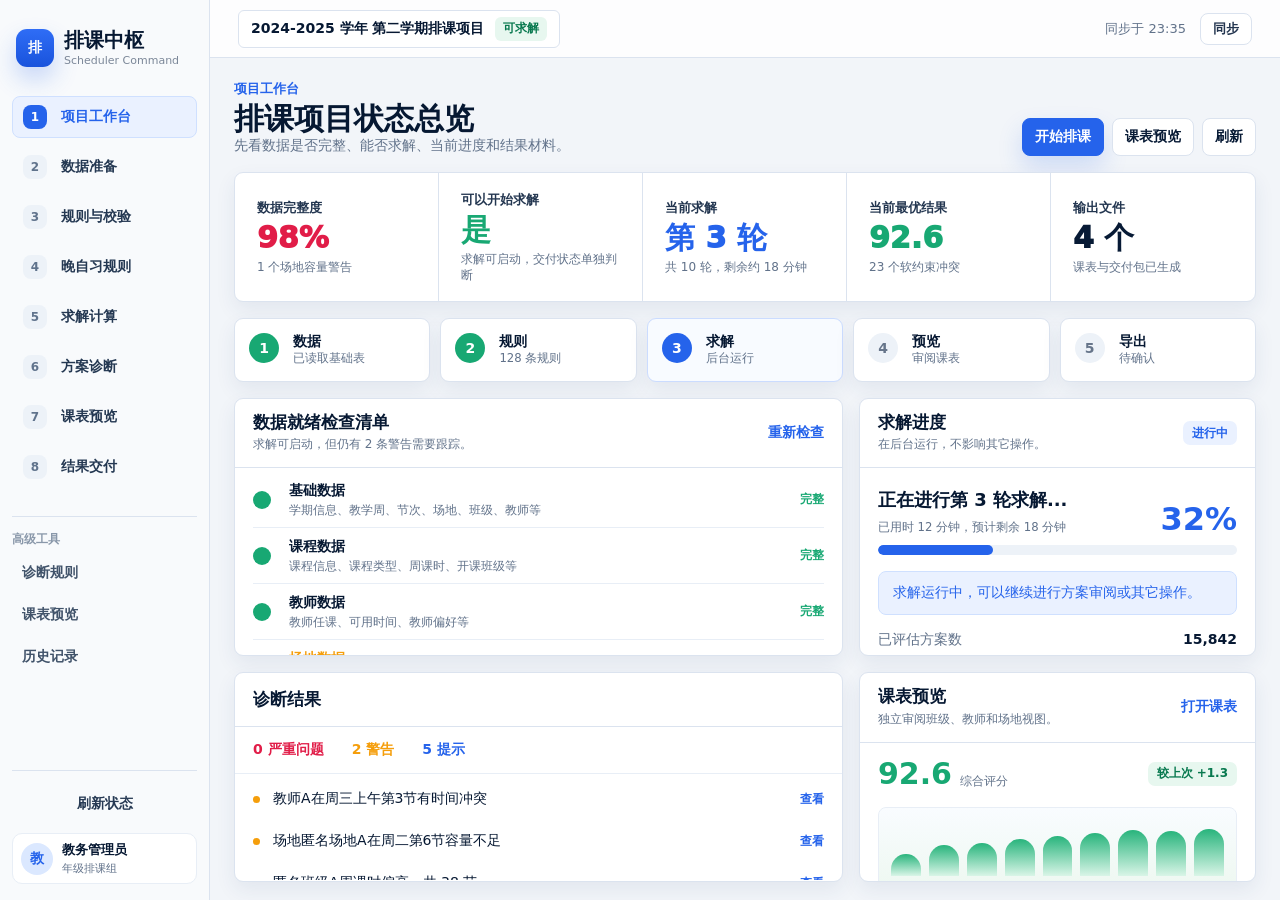
<file: edu-ops-scheduler-console/index.html>
<!doctype html>
<html lang="zh-CN">
<head>
  <meta charset="utf-8">
  <meta name="viewport" content="width=device-width, initial-scale=1">
  <title>排课中枢 · 项目工作台</title>
  <link rel="stylesheet" href="assets/command-center.css">
</head>
<body class="page-overview">
  <div class="app-shell">
    <aside class="sidebar">
      <div class="brand">
        <div class="brand-mark">排</div>
        <div>
          <div class="brand-title">排课中枢</div>
          <div class="brand-subtitle">Scheduler Command</div>
        </div>
      </div>
      <nav class="nav" aria-label="排课流程">
        <a class="nav-link is-active" href="index.html"><span class="nav-num">1</span><span>项目工作台</span></a>
        <a class="nav-link" href="screens/02-data-intake.html"><span class="nav-num">2</span><span>数据准备</span></a>
        <a class="nav-link" href="screens/01-workbench.html"><span class="nav-num">3</span><span>规则与校验</span></a>
        <a class="nav-link" href="screens/03-rule-intake.html"><span class="nav-num">4</span><span>晚自习规则</span></a>
        <a class="nav-link" href="screens/05-solver-run.html"><span class="nav-num">5</span><span>求解计算</span></a>
        <a class="nav-link" href="screens/04-diagnostics.html"><span class="nav-num">6</span><span>方案诊断</span></a>
        <a class="nav-link" href="screens/07-timetable-preview.html"><span class="nav-num">7</span><span>课表预览</span></a>
        <a class="nav-link" href="screens/06-results-delivery.html"><span class="nav-num">8</span><span>结果交付</span></a>
      </nav>
            <div class="advanced">
        <div class="section-label">高级工具</div>
        <a class="tool-link" href="screens/04-diagnostics.html">诊断规则</a>
        <a class="tool-link" href="screens/07-timetable-preview.html">课表预览</a>
        <a class="tool-link" href="screens/06-results-delivery.html">历史记录</a>
      </div>
      <div class="side-footer">
        <button class="side-action" data-toast="已刷新项目状态">刷新状态</button>
        <div class="side-user">
          <span class="avatar">教</span>
          <span><strong>教务管理员</strong><small>年级排课组</small></span>
        </div>
      </div>
    </aside>
    <div class="workspace">
      <header class="topbar">
      <div class="project-chip">
        <strong>2024-2025 学年 第二学期排课项目</strong>
        <span class="status-pill ok">可求解</span>
      </div>
      <div class="top-meta">
        <span>同步于 23:35</span>
        <button class="ghost-btn" data-toast="后台同步完成">同步</button>
      </div>
    </header>
      <main class="content">
        <section class="page-title">
          <div>
            <div class="eyebrow">项目工作台</div>
            <h1>排课项目状态总览</h1>
            <p>先看数据是否完整、能否求解、当前进度和结果材料。</p>
          </div>
          <div class="title-actions">
            <a class="btn primary" href="screens/05-solver-run.html">开始排课</a>
            <a class="btn" href="screens/07-timetable-preview.html">课表预览</a>
            <button class="btn" data-toast="项目状态已刷新">刷新</button>
          </div>
        </section>

        <section class="status-strip">
          <div class="metric danger"><span>数据完整度</span><strong>98%</strong><small>1 个场地容量警告</small></div>
          <div class="metric ok"><span>可以开始求解</span><strong>是</strong><small>求解可启动，交付状态单独判断</small></div>
          <div class="metric blue"><span>当前求解</span><strong>第 3 轮</strong><small>共 10 轮，剩余约 18 分钟</small></div>
          <div class="metric green"><span>当前最优结果</span><strong>92.6</strong><small>23 个软约束冲突</small></div>
          <div class="metric "><span>输出文件</span><strong>4 个</strong><small>课表与交付包已生成</small></div>
        </section>

        <section class="flow-strip" aria-label="排课流程">
          <div class="flow-card done"><span>1</span><strong>数据</strong><small>已读取基础表</small></div>
          <div class="flow-card done"><span>2</span><strong>规则</strong><small>128 条规则</small></div>
          <div class="flow-card active"><span>3</span><strong>求解</strong><small>后台运行</small></div>
          <div class="flow-card"><span>4</span><strong>预览</strong><small>审阅课表</small></div>
          <div class="flow-card"><span>5</span><strong>导出</strong><small>待确认</small></div>
        </section>

        <section class="dashboard-grid">
          <section class="panel checklist-panel">
            <div class="panel-head">
              <div><h2>数据就绪检查清单</h2><p>求解可启动，但仍有 2 条警告需要跟踪。</p></div>
              <a class="text-link" href="screens/02-data-intake.html">重新检查</a>
            </div>
            <div class="check-list">
              <div class="check-row ok"><span></span><div><strong>基础数据</strong><small>学期信息、教学周、节次、场地、班级、教师等</small></div><b>完整</b></div>
              <div class="check-row ok"><span></span><div><strong>课程数据</strong><small>课程信息、课程类型、周课时、开课班级等</small></div><b>完整</b></div>
              <div class="check-row ok"><span></span><div><strong>教师数据</strong><small>教师任课、可用时间、教师偏好等</small></div><b>完整</b></div>
              <div class="check-row warn"><span></span><div><strong>场地数据</strong><small>实验楼 201 容量不足，需要人工确认</small></div><b>2 条警告</b></div>
              <div class="check-row ok"><span></span><div><strong>规则配置</strong><small>已启用 128 条规则，覆盖 hard / soft 开关</small></div><b>完整</b></div>
              <div class="check-row ok"><span></span><div><strong>业务约束</strong><small>连堂、合班、教研、晚自习规则已合并</small></div><b>完整</b></div>
            </div>
          </section>

          <section class="panel solve-card">
            <div class="panel-head"><div><h2>求解进度</h2><p>在后台运行，不影响其它操作。</p></div><span class="badge blue">进行中</span></div>
            <div class="big-progress">
              <div><strong>正在进行第 3 轮求解...</strong><small>已用时 12 分钟，预计剩余 18 分钟</small></div>
              <b>32%</b>
            </div>
            <div class="progress-track"><i style="--p:32%"></i></div>
            <div class="notice blue">求解运行中，可以继续进行方案审阅或其它操作。</div>
            <dl class="mini-stats"><div><dt>已评估方案数</dt><dd>15,842</dd></div><div><dt>当前最优冲突数</dt><dd>23</dd></div><div><dt>内存使用</dt><dd>1.2 GB / 8 GB</dd></div></dl>
            <a class="text-link" href="screens/05-solver-run.html">进入求解控制</a>
          </section>

          <section class="panel diagnostics-card">
            <div class="panel-head"><h2>诊断结果</h2></div>
            <div class="diag-summary">
              <span class="danger">0 严重问题</span>
              <span class="warn">2 警告</span>
              <span class="blue">5 提示</span>
            </div>
            <div class="compact-list">
              <div><i class="dot warn"></i><span>教师A在周三上午第3节有时间冲突</span><a href="screens/04-diagnostics.html">查看</a></div>
              <div><i class="dot warn"></i><span>场地匿名场地A在周二第6节容量不足</span><a href="screens/04-diagnostics.html">查看</a></div>
              <div><i class="dot blue"></i><span>匿名班级A周课时偏高，共 38 节</span><a href="screens/04-diagnostics.html">查看</a></div>
            </div>
          </section>

          <section class="panel result-card">
            <div class="panel-head"><div><h2>课表预览</h2><p>独立审阅班级、教师和场地视图。</p></div><a class="text-link" href="screens/07-timetable-preview.html">打开课表</a></div>
            <div class="score-row"><strong>92.6</strong><small>综合评分</small><span class="badge ok">较上次 +1.3</span></div>
            <div class="sparkline"><i style="height:38%"></i><i style="height:54%"></i><i style="height:58%"></i><i style="height:65%"></i><i style="height:70%"></i><i style="height:76%"></i><i style="height:82%"></i><i style="height:80%"></i><i style="height:84%"></i></div>
          </section>

          <section class="panel files-card">
            <div class="panel-head"><h2>输出文件</h2></div>
            <div class="file-list">
              <div><span class="file xls">XLS</span><strong>班级课表.xlsx</strong><small>256 KB</small><b>已生成</b></div>
              <div><span class="file xls">XLS</span><strong>教师课表.xlsx</strong><small>312 KB</small><b>已生成</b></div>
              <div><span class="file pdf">PDF</span><strong>场地课表.pdf</strong><small>186 KB</small><b>已生成</b></div>
              <div><span class="file zip">ZIP</span><strong>排课结果数据.zip</strong><small>1.2 MB</small><b>已生成</b></div>
            </div>
          </section>

          <section class="panel runs-card">
            <div class="panel-head"><h2>最近运行记录</h2></div>
            <table class="dense-table"><thead><tr><th>开始时间</th><th>方案名称</th><th>轮次</th><th>状态</th><th>评分</th><th>操作</th></tr></thead><tbody>
              <tr><td>今天 10:06</td><td>自动求解 - 第3轮</td><td>3 / 10</td><td><span class="badge blue">进行中</span></td><td>92.6</td><td><a href="screens/05-solver-run.html">查看</a></td></tr>
              <tr><td>今天 09:38</td><td>自动求解 - 第2轮</td><td>2 / 10</td><td><span class="badge ok">已完成</span></td><td>91.3</td><td><a href="screens/07-timetable-preview.html">查看</a></td></tr>
              <tr><td>昨天 16:45</td><td>手动求解</td><td>1 / 1</td><td><span class="badge ok">已完成</span></td><td>76.4</td><td><a href="screens/07-timetable-preview.html">查看</a></td></tr>
            </tbody></table>
          </section>
        </section>
      </main>
    </div>
  </div>
  <script src="assets/command-center.js"></script>
</body>
</html>
</file>
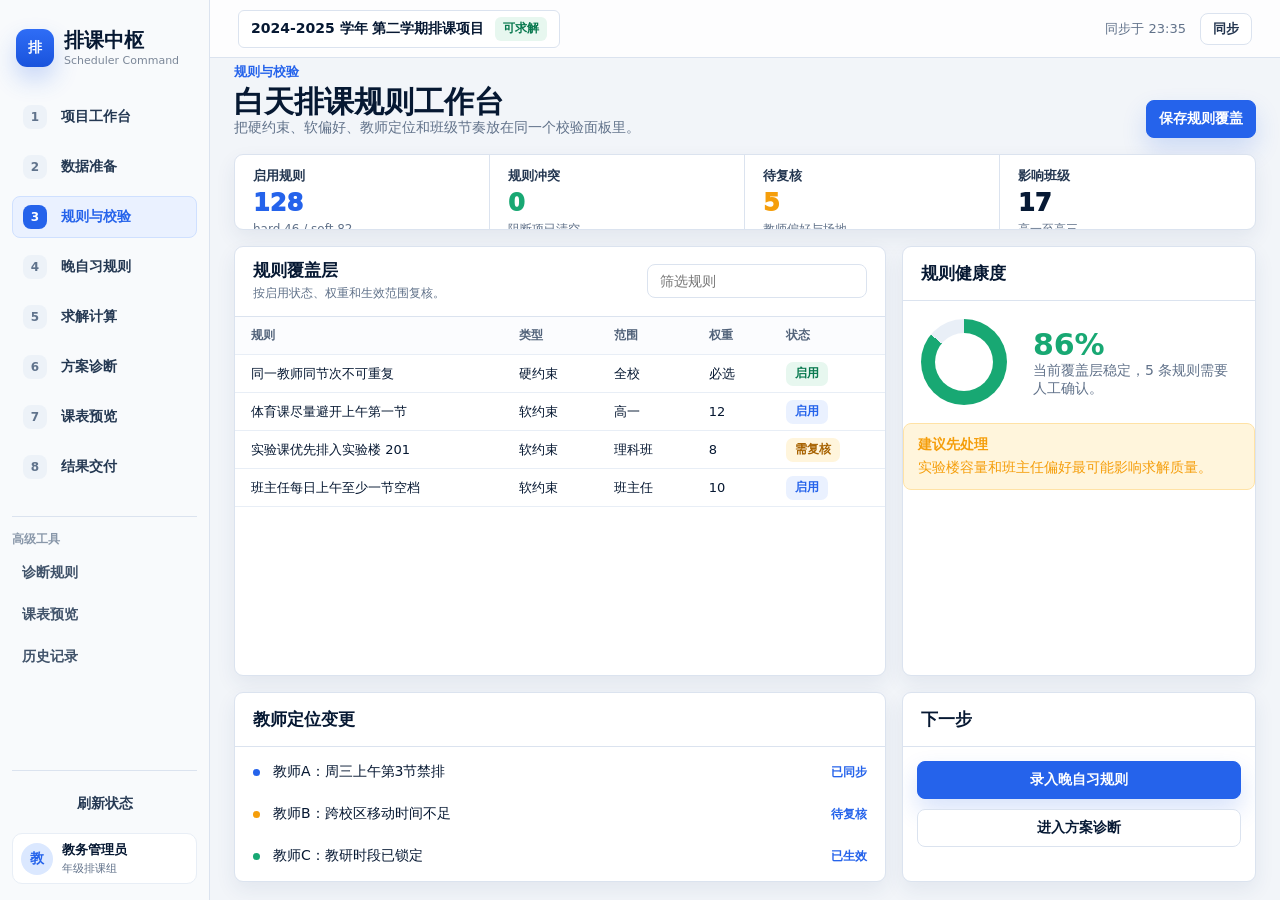
<file: edu-ops-scheduler-console/screens/01-workbench.html>
<!doctype html>
<html lang="zh-CN">
<head>
  <meta charset="utf-8">
  <meta name="viewport" content="width=device-width, initial-scale=1">
  <title>规则与校验 · 排课中枢</title>
  <link rel="stylesheet" href="../assets/command-center.css">
</head>
<body class="page-screen page-rules">
  <div class="app-shell">
    <aside class="sidebar">
      <div class="brand">
        <div class="brand-mark">排</div>
        <div>
          <div class="brand-title">排课中枢</div>
          <div class="brand-subtitle">Scheduler Command</div>
        </div>
      </div>
      <nav class="nav" aria-label="排课流程">
        <a class="nav-link" href="../index.html"><span class="nav-num">1</span><span>项目工作台</span></a>
        <a class="nav-link" href="02-data-intake.html"><span class="nav-num">2</span><span>数据准备</span></a>
        <a class="nav-link is-active" href="01-workbench.html"><span class="nav-num">3</span><span>规则与校验</span></a>
        <a class="nav-link" href="03-rule-intake.html"><span class="nav-num">4</span><span>晚自习规则</span></a>
        <a class="nav-link" href="05-solver-run.html"><span class="nav-num">5</span><span>求解计算</span></a>
        <a class="nav-link" href="04-diagnostics.html"><span class="nav-num">6</span><span>方案诊断</span></a>
        <a class="nav-link" href="07-timetable-preview.html"><span class="nav-num">7</span><span>课表预览</span></a>
        <a class="nav-link" href="06-results-delivery.html"><span class="nav-num">8</span><span>结果交付</span></a>
      </nav>
            <div class="advanced">
        <div class="section-label">高级工具</div>
        <a class="tool-link" href="04-diagnostics.html">诊断规则</a>
        <a class="tool-link" href="07-timetable-preview.html">课表预览</a>
        <a class="tool-link" href="06-results-delivery.html">历史记录</a>
      </div>
      <div class="side-footer">
        <button class="side-action" data-toast="已刷新项目状态">刷新状态</button>
        <div class="side-user">
          <span class="avatar">教</span>
          <span><strong>教务管理员</strong><small>年级排课组</small></span>
        </div>
      </div>
    </aside>
    <div class="workspace">
      <header class="topbar">
      <div class="project-chip">
        <strong>2024-2025 学年 第二学期排课项目</strong>
        <span class="status-pill ok">可求解</span>
      </div>
      <div class="top-meta">
        <span>同步于 23:35</span>
        <button class="ghost-btn" data-toast="后台同步完成">同步</button>
      </div>
    </header>
      <main class="content">
        <section class="page-title">
          <div><div class="eyebrow">规则与校验</div><h1>白天排课规则工作台</h1><p>把硬约束、软偏好、教师定位和班级节奏放在同一个校验面板里。</p></div>
          <div class="title-actions"><button class="btn primary" data-toast="白天规则已加入覆盖层">保存规则覆盖</button></div>
        </section>
        <section class="status-strip compact">
          <div class="metric blue"><span>启用规则</span><strong>128</strong><small>hard 46 / soft 82</small></div>
          <div class="metric ok"><span>规则冲突</span><strong>0</strong><small>阻断项已清空</small></div>
          <div class="metric warn"><span>待复核</span><strong>5</strong><small>教师偏好与场地</small></div>
          <div class="metric "><span>影响班级</span><strong>17</strong><small>高一至高三</small></div>
        </section>
        <section class="screen-grid two-one">
          <section class="panel span-main">
            <div class="panel-head"><div><h2>规则覆盖层</h2><p>按启用状态、权重和生效范围复核。</p></div><input class="inline-search" data-filter-table="#rule-table" placeholder="筛选规则"></div>
            <div class="table-scroll"><table id="rule-table" class="dense-table"><thead><tr><th>规则</th><th>类型</th><th>范围</th><th>权重</th><th>状态</th></tr></thead><tbody>
              <tr><td>同一教师同节次不可重复</td><td>硬约束</td><td>全校</td><td>必选</td><td><span class="badge ok">启用</span></td></tr>
              <tr><td>体育课尽量避开上午第一节</td><td>软约束</td><td>高一</td><td>12</td><td><span class="badge blue">启用</span></td></tr>
              <tr><td>实验课优先排入实验楼 201</td><td>软约束</td><td>理科班</td><td>8</td><td><span class="badge warn">需复核</span></td></tr>
              <tr><td>班主任每日上午至少一节空档</td><td>软约束</td><td>班主任</td><td>10</td><td><span class="badge blue">启用</span></td></tr>
            </tbody></table></div>
          </section>
          <section class="panel ">
          <div class="panel-head"><h2>规则健康度</h2></div>
          <div class="donut-row"><div class="donut" style="--p:86"></div><div><strong>86%</strong><span>当前覆盖层稳定，5 条规则需要人工确认。</span></div></div><div class="notice warn"><strong>建议先处理</strong><span>实验楼容量和班主任偏好最可能影响求解质量。</span></div>
        </section>
          <section class="panel span-main">
          <div class="panel-head"><h2>教师定位变更</h2></div>
          <div class="compact-list tall"><div><i class="dot blue"></i><span>教师A：周三上午第3节禁排</span><b>已同步</b></div><div><i class="dot warn"></i><span>教师B：跨校区移动时间不足</span><b>待复核</b></div><div><i class="dot ok"></i><span>教师C：教研时段已锁定</span><b>已生效</b></div></div>
        </section>
          <section class="panel ">
          <div class="panel-head"><h2>下一步</h2></div>
          <div class="action-stack"><a class="btn primary" href="03-rule-intake.html">录入晚自习规则</a><a class="btn" href="04-diagnostics.html">进入方案诊断</a></div>
        </section>
        </section>
      </main>
    </div>
  </div>
  <script src="../assets/command-center.js"></script>
</body>
</html>
</file>
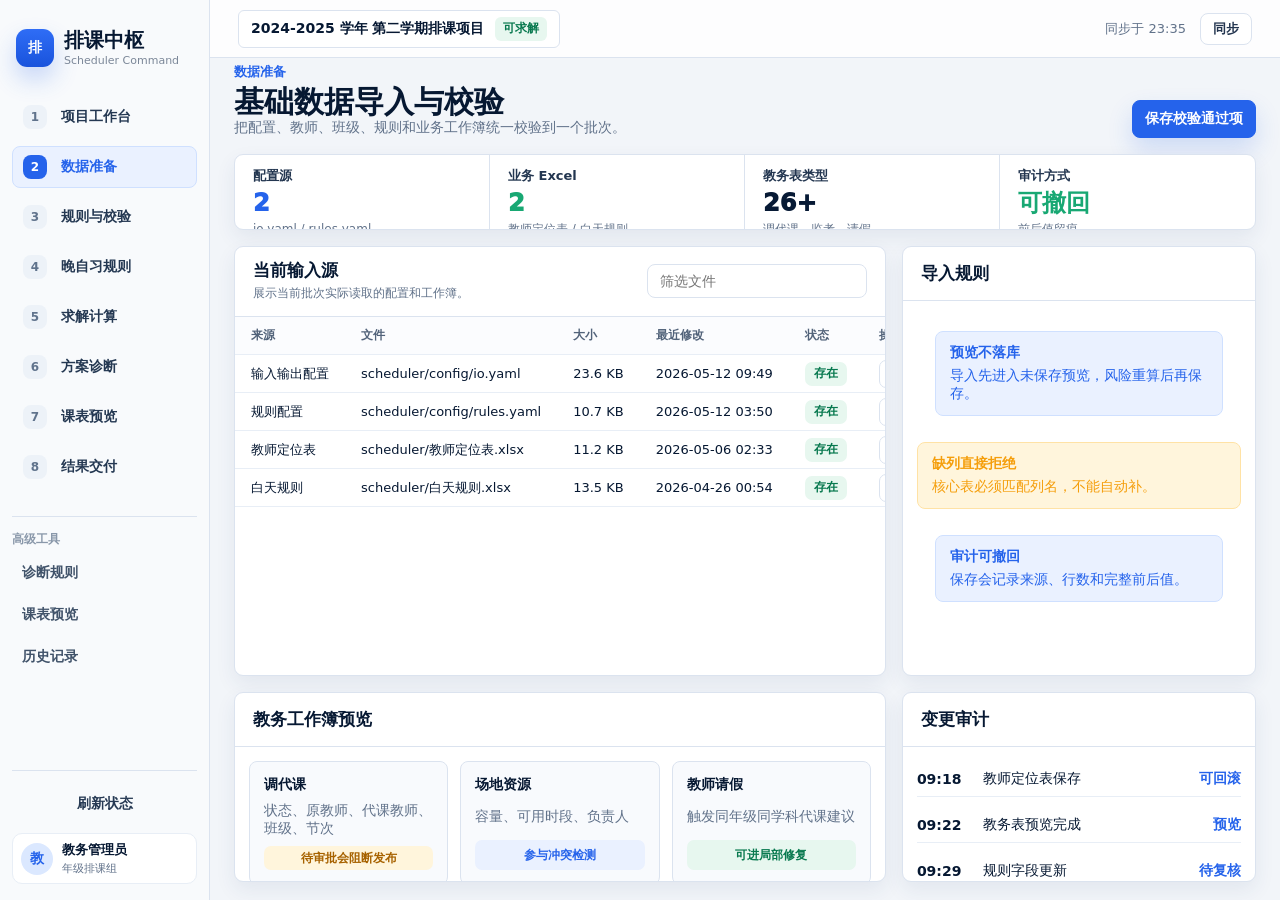
<file: edu-ops-scheduler-console/screens/02-data-intake.html>
<!doctype html>
<html lang="zh-CN">
<head>
  <meta charset="utf-8">
  <meta name="viewport" content="width=device-width, initial-scale=1">
  <title>数据准备 · 排课中枢</title>
  <link rel="stylesheet" href="../assets/command-center.css">
</head>
<body class="page-screen page-data">
  <div class="app-shell">
    <aside class="sidebar">
      <div class="brand">
        <div class="brand-mark">排</div>
        <div>
          <div class="brand-title">排课中枢</div>
          <div class="brand-subtitle">Scheduler Command</div>
        </div>
      </div>
      <nav class="nav" aria-label="排课流程">
        <a class="nav-link" href="../index.html"><span class="nav-num">1</span><span>项目工作台</span></a>
        <a class="nav-link is-active" href="02-data-intake.html"><span class="nav-num">2</span><span>数据准备</span></a>
        <a class="nav-link" href="01-workbench.html"><span class="nav-num">3</span><span>规则与校验</span></a>
        <a class="nav-link" href="03-rule-intake.html"><span class="nav-num">4</span><span>晚自习规则</span></a>
        <a class="nav-link" href="05-solver-run.html"><span class="nav-num">5</span><span>求解计算</span></a>
        <a class="nav-link" href="04-diagnostics.html"><span class="nav-num">6</span><span>方案诊断</span></a>
        <a class="nav-link" href="07-timetable-preview.html"><span class="nav-num">7</span><span>课表预览</span></a>
        <a class="nav-link" href="06-results-delivery.html"><span class="nav-num">8</span><span>结果交付</span></a>
      </nav>
            <div class="advanced">
        <div class="section-label">高级工具</div>
        <a class="tool-link" href="04-diagnostics.html">诊断规则</a>
        <a class="tool-link" href="07-timetable-preview.html">课表预览</a>
        <a class="tool-link" href="06-results-delivery.html">历史记录</a>
      </div>
      <div class="side-footer">
        <button class="side-action" data-toast="已刷新项目状态">刷新状态</button>
        <div class="side-user">
          <span class="avatar">教</span>
          <span><strong>教务管理员</strong><small>年级排课组</small></span>
        </div>
      </div>
    </aside>
    <div class="workspace">
      <header class="topbar">
      <div class="project-chip">
        <strong>2024-2025 学年 第二学期排课项目</strong>
        <span class="status-pill ok">可求解</span>
      </div>
      <div class="top-meta">
        <span>同步于 23:35</span>
        <button class="ghost-btn" data-toast="后台同步完成">同步</button>
      </div>
    </header>
      <main class="content">
        <section class="page-title">
          <div><div class="eyebrow">数据准备</div><h1>基础数据导入与校验</h1><p>把配置、教师、班级、规则和业务工作簿统一校验到一个批次。</p></div>
          <div class="title-actions"><button class="btn primary" data-toast="已保存校验通过项">保存校验通过项</button></div>
        </section>
        <section class="status-strip compact">
          <div class="metric blue"><span>配置源</span><strong>2</strong><small>io.yaml / rules.yaml</small></div>
          <div class="metric ok"><span>业务 Excel</span><strong>2</strong><small>教师定位表 / 白天规则</small></div>
          <div class="metric "><span>教务表类型</span><strong>26+</strong><small>调代课、监考、请假</small></div>
          <div class="metric green"><span>审计方式</span><strong>可撤回</strong><small>前后值留痕</small></div>
        </section>
        <section class="screen-grid two-one">
          <section class="panel span-main">
            <div class="panel-head"><div><h2>当前输入源</h2><p>展示当前批次实际读取的配置和工作簿。</p></div><input class="inline-search" data-filter-table="#source-table" placeholder="筛选文件"></div>
            <div class="table-scroll"><table id="source-table" class="dense-table"><thead><tr><th>来源</th><th>文件</th><th>大小</th><th>最近修改</th><th>状态</th><th>操作</th></tr></thead><tbody>
              <tr><td>输入输出配置</td><td>scheduler/config/io.yaml</td><td>23.6 KB</td><td>2026-05-12 09:49</td><td><span data-file-status class="badge ok">存在</span></td><td><button class="mini-btn" data-validate-file>校验列</button></td></tr>
              <tr><td>规则配置</td><td>scheduler/config/rules.yaml</td><td>10.7 KB</td><td>2026-05-12 03:50</td><td><span data-file-status class="badge ok">存在</span></td><td><button class="mini-btn" data-validate-file>校验合并</button></td></tr>
              <tr><td>教师定位表</td><td>scheduler/教师定位表.xlsx</td><td>11.2 KB</td><td>2026-05-06 02:33</td><td><span data-file-status class="badge ok">存在</span></td><td><button class="mini-btn" data-validate-file>校验字段</button></td></tr>
              <tr><td>白天规则</td><td>scheduler/白天规则.xlsx</td><td>13.5 KB</td><td>2026-04-26 00:54</td><td><span data-file-status class="badge ok">存在</span></td><td><button class="mini-btn" data-validate-file>校验表头</button></td></tr>
            </tbody></table></div>
          </section>
          <section class="panel ">
          <div class="panel-head"><h2>导入规则</h2></div>
          <div class="rule-notes"><div class="notice blue"><strong>预览不落库</strong><span>导入先进入未保存预览，风险重算后再保存。</span></div><div class="notice warn"><strong>缺列直接拒绝</strong><span>核心表必须匹配列名，不能自动补。</span></div><div class="notice blue"><strong>审计可撤回</strong><span>保存会记录来源、行数和完整前后值。</span></div></div>
        </section>
          <section class="panel span-main">
          <div class="panel-head"><h2>教务工作簿预览</h2></div>
          <div class="card-grid three"><div class="small-card"><strong>调代课</strong><span>状态、原教师、代课教师、班级、节次</span><b class="badge warn">待审批会阻断发布</b></div><div class="small-card"><strong>场地资源</strong><span>容量、可用时段、负责人</span><b class="badge blue">参与冲突检测</b></div><div class="small-card"><strong>教师请假</strong><span>触发同年级同学科代课建议</span><b class="badge ok">可进局部修复</b></div></div>
        </section>
          <section class="panel ">
          <div class="panel-head"><h2>变更审计</h2></div>
          <div class="audit-list"><div><b>09:18</b><span>教师定位表保存</span><em>可回滚</em></div><div><b>09:22</b><span>教务表预览完成</span><em>预览</em></div><div><b>09:29</b><span>规则字段更新</span><em>待复核</em></div></div>
        </section>
        </section>
      </main>
    </div>
  </div>
  <script src="../assets/command-center.js"></script>
</body>
</html>
</file>
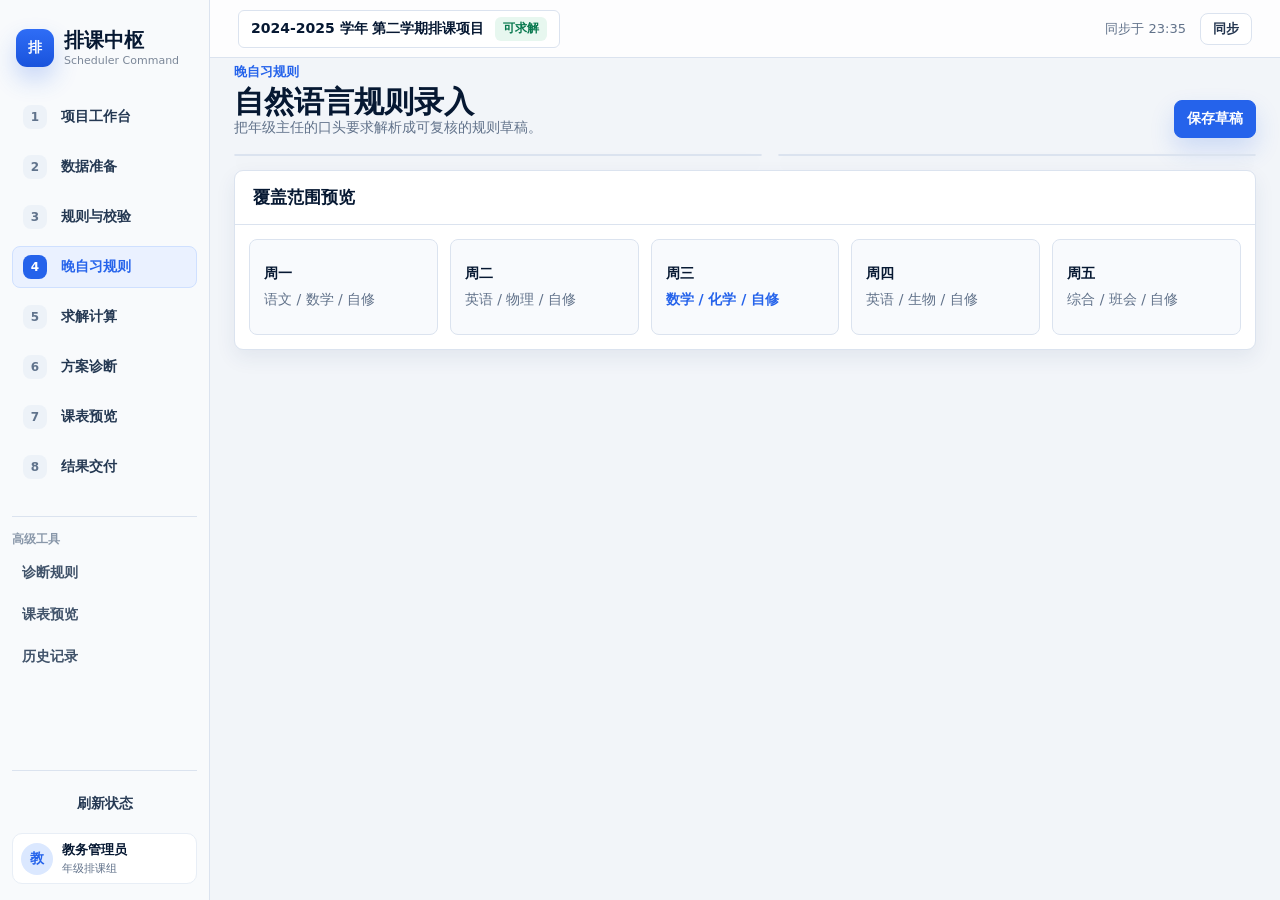
<file: edu-ops-scheduler-console/screens/03-rule-intake.html>
<!doctype html>
<html lang="zh-CN">
<head>
  <meta charset="utf-8">
  <meta name="viewport" content="width=device-width, initial-scale=1">
  <title>晚自习规则 · 排课中枢</title>
  <link rel="stylesheet" href="../assets/command-center.css">
</head>
<body class="page-screen page-nl">
  <div class="app-shell">
    <aside class="sidebar">
      <div class="brand">
        <div class="brand-mark">排</div>
        <div>
          <div class="brand-title">排课中枢</div>
          <div class="brand-subtitle">Scheduler Command</div>
        </div>
      </div>
      <nav class="nav" aria-label="排课流程">
        <a class="nav-link" href="../index.html"><span class="nav-num">1</span><span>项目工作台</span></a>
        <a class="nav-link" href="02-data-intake.html"><span class="nav-num">2</span><span>数据准备</span></a>
        <a class="nav-link" href="01-workbench.html"><span class="nav-num">3</span><span>规则与校验</span></a>
        <a class="nav-link is-active" href="03-rule-intake.html"><span class="nav-num">4</span><span>晚自习规则</span></a>
        <a class="nav-link" href="05-solver-run.html"><span class="nav-num">5</span><span>求解计算</span></a>
        <a class="nav-link" href="04-diagnostics.html"><span class="nav-num">6</span><span>方案诊断</span></a>
        <a class="nav-link" href="07-timetable-preview.html"><span class="nav-num">7</span><span>课表预览</span></a>
        <a class="nav-link" href="06-results-delivery.html"><span class="nav-num">8</span><span>结果交付</span></a>
      </nav>
            <div class="advanced">
        <div class="section-label">高级工具</div>
        <a class="tool-link" href="04-diagnostics.html">诊断规则</a>
        <a class="tool-link" href="07-timetable-preview.html">课表预览</a>
        <a class="tool-link" href="06-results-delivery.html">历史记录</a>
      </div>
      <div class="side-footer">
        <button class="side-action" data-toast="已刷新项目状态">刷新状态</button>
        <div class="side-user">
          <span class="avatar">教</span>
          <span><strong>教务管理员</strong><small>年级排课组</small></span>
        </div>
      </div>
    </aside>
    <div class="workspace">
      <header class="topbar">
      <div class="project-chip">
        <strong>2024-2025 学年 第二学期排课项目</strong>
        <span class="status-pill ok">可求解</span>
      </div>
      <div class="top-meta">
        <span>同步于 23:35</span>
        <button class="ghost-btn" data-toast="后台同步完成">同步</button>
      </div>
    </header>
      <main class="content">
        <section class="page-title">
          <div><div class="eyebrow">晚自习规则</div><h1>自然语言规则录入</h1><p>把年级主任的口头要求解析成可复核的规则草稿。</p></div>
          <div class="title-actions"><button class="btn primary" data-toast="规则草稿已保存">保存草稿</button></div>
        </section>
        <section class="screen-grid nl-grid">
          <section class="panel">
            <div class="panel-head"><h2>录入规则</h2></div>
            <form class="nl-form" data-nl-form>
              <textarea name="rule_text" placeholder="例如：匿名年级 9 班周三晚自习第一节必须安排数学，教师A不能连续两晚值班。"></textarea>
              <button class="btn primary" type="submit">解析为规则</button>
            </form>
            <div data-rule-draft class="draft-box"><span>规则解析结果会显示在这里</span></div>
          </section>
          <section class="panel">
            <div class="panel-head"><h2>已识别规则草稿</h2></div>
            <div class="rule-stack">
              <div class="rule-card"><strong>匿名年级 9 班 · 周三晚自习</strong><span>第一节优先安排数学</span><b class="badge warn">待确认</b></div>
              <div class="rule-card"><strong>教师A · 值班节奏</strong><span>不能连续两晚值班</span><b class="badge ok">已映射</b></div>
              <div class="rule-card"><strong>实验班 · 学科平衡</strong><span>晚自习两天内不重复同学科</span><b class="badge blue">可试跑</b></div>
            </div>
          </section>
          <section class="panel span-all">
            <div class="panel-head"><h2>覆盖范围预览</h2></div>
            <div class="week-grid">
              <div><b>周一</b><span>语文 / 数学 / 自修</span></div><div><b>周二</b><span>英语 / 物理 / 自修</span></div><div><b>周三</b><span class="accent">数学 / 化学 / 自修</span></div><div><b>周四</b><span>英语 / 生物 / 自修</span></div><div><b>周五</b><span>综合 / 班会 / 自修</span></div>
            </div>
          </section>
        </section>
      </main>
    </div>
  </div>
  <script src="../assets/command-center.js"></script>
</body>
</html>
</file>
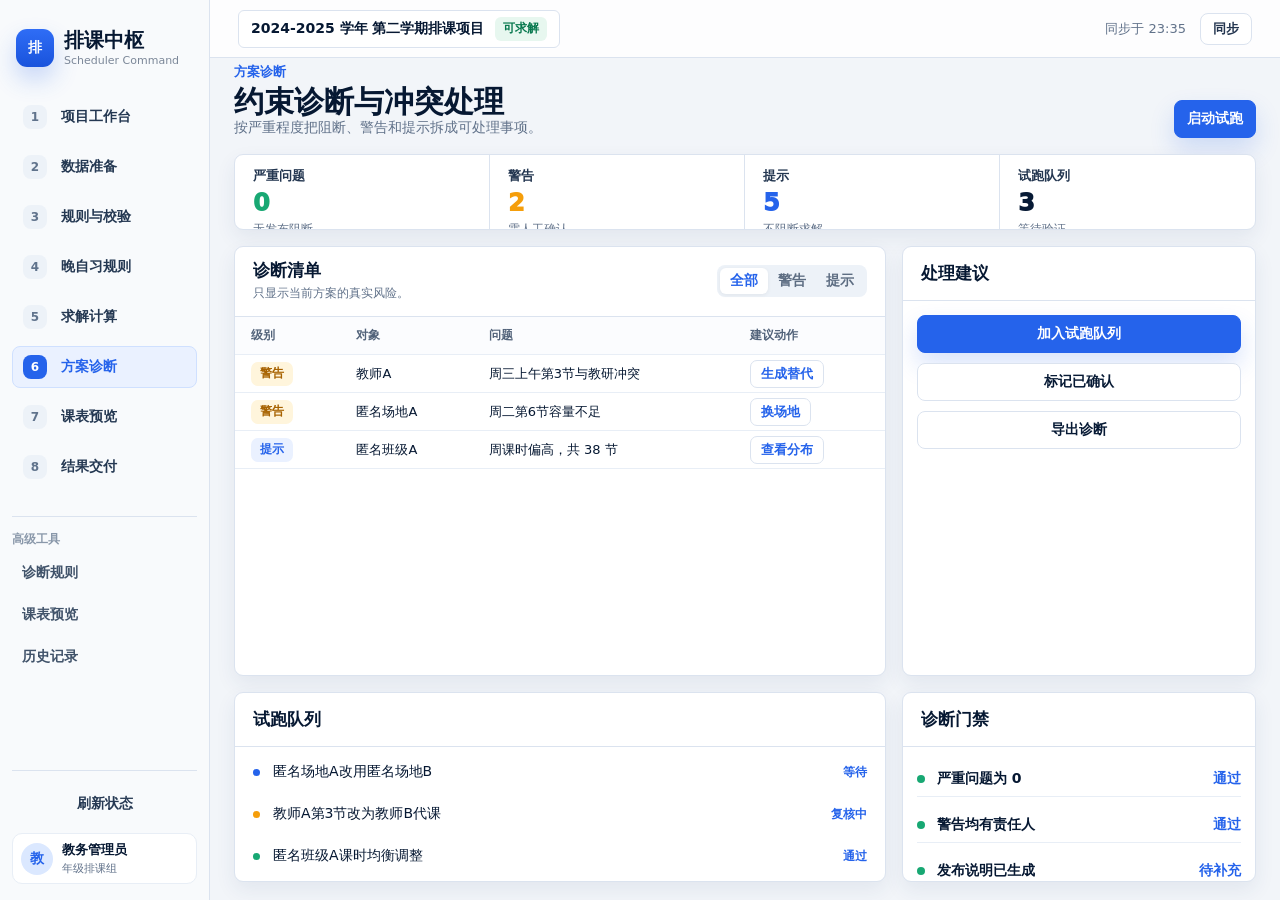
<file: edu-ops-scheduler-console/screens/04-diagnostics.html>
<!doctype html>
<html lang="zh-CN">
<head>
  <meta charset="utf-8">
  <meta name="viewport" content="width=device-width, initial-scale=1">
  <title>方案诊断 · 排课中枢</title>
  <link rel="stylesheet" href="../assets/command-center.css">
</head>
<body class="page-screen page-diagnostics">
  <div class="app-shell">
    <aside class="sidebar">
      <div class="brand">
        <div class="brand-mark">排</div>
        <div>
          <div class="brand-title">排课中枢</div>
          <div class="brand-subtitle">Scheduler Command</div>
        </div>
      </div>
      <nav class="nav" aria-label="排课流程">
        <a class="nav-link" href="../index.html"><span class="nav-num">1</span><span>项目工作台</span></a>
        <a class="nav-link" href="02-data-intake.html"><span class="nav-num">2</span><span>数据准备</span></a>
        <a class="nav-link" href="01-workbench.html"><span class="nav-num">3</span><span>规则与校验</span></a>
        <a class="nav-link" href="03-rule-intake.html"><span class="nav-num">4</span><span>晚自习规则</span></a>
        <a class="nav-link" href="05-solver-run.html"><span class="nav-num">5</span><span>求解计算</span></a>
        <a class="nav-link is-active" href="04-diagnostics.html"><span class="nav-num">6</span><span>方案诊断</span></a>
        <a class="nav-link" href="07-timetable-preview.html"><span class="nav-num">7</span><span>课表预览</span></a>
        <a class="nav-link" href="06-results-delivery.html"><span class="nav-num">8</span><span>结果交付</span></a>
      </nav>
            <div class="advanced">
        <div class="section-label">高级工具</div>
        <a class="tool-link" href="04-diagnostics.html">诊断规则</a>
        <a class="tool-link" href="07-timetable-preview.html">课表预览</a>
        <a class="tool-link" href="06-results-delivery.html">历史记录</a>
      </div>
      <div class="side-footer">
        <button class="side-action" data-toast="已刷新项目状态">刷新状态</button>
        <div class="side-user">
          <span class="avatar">教</span>
          <span><strong>教务管理员</strong><small>年级排课组</small></span>
        </div>
      </div>
    </aside>
    <div class="workspace">
      <header class="topbar">
      <div class="project-chip">
        <strong>2024-2025 学年 第二学期排课项目</strong>
        <span class="status-pill ok">可求解</span>
      </div>
      <div class="top-meta">
        <span>同步于 23:35</span>
        <button class="ghost-btn" data-toast="后台同步完成">同步</button>
      </div>
    </header>
      <main class="content">
        <section class="page-title">
          <div><div class="eyebrow">方案诊断</div><h1>约束诊断与冲突处理</h1><p>按严重程度把阻断、警告和提示拆成可处理事项。</p></div>
          <div class="title-actions"><button class="btn primary" data-toast="诊断试跑已启动">启动试跑</button></div>
        </section>
        <section class="status-strip compact">
          <div class="metric ok"><span>严重问题</span><strong>0</strong><small>无发布阻断</small></div>
          <div class="metric warn"><span>警告</span><strong>2</strong><small>需人工确认</small></div>
          <div class="metric blue"><span>提示</span><strong>5</strong><small>不阻断求解</small></div>
          <div class="metric "><span>试跑队列</span><strong>3</strong><small>等待验证</small></div>
        </section>
        <section class="screen-grid two-one">
          <section class="panel span-main">
            <div class="panel-head"><div><h2>诊断清单</h2><p>只显示当前方案的真实风险。</p></div><div class="segmented"><button class="is-active" data-severity-filter="all">全部</button><button data-severity-filter="warn">警告</button><button data-severity-filter="info">提示</button></div></div>
            <div class="table-scroll"><table class="dense-table"><thead><tr><th>级别</th><th>对象</th><th>问题</th><th>建议动作</th></tr></thead><tbody>
              <tr data-severity="warn"><td><span class="badge warn">警告</span></td><td>教师A</td><td>周三上午第3节与教研冲突</td><td><button class="mini-btn">生成替代</button></td></tr>
              <tr data-severity="warn"><td><span class="badge warn">警告</span></td><td>匿名场地A</td><td>周二第6节容量不足</td><td><button class="mini-btn">换场地</button></td></tr>
              <tr data-severity="info"><td><span class="badge blue">提示</span></td><td>匿名班级A</td><td>周课时偏高，共 38 节</td><td><button class="mini-btn">查看分布</button></td></tr>
            </tbody></table></div>
          </section>
          <section class="panel ">
          <div class="panel-head"><h2>处理建议</h2></div>
          <div class="action-stack"><button class="btn primary" data-toast="已将替代方案加入试跑队列">加入试跑队列</button><button class="btn" data-toast="已标记为人工确认">标记已确认</button><button class="btn" data-toast="已导出诊断清单">导出诊断</button></div>
        </section>
          <section class="panel span-main">
          <div class="panel-head"><h2>试跑队列</h2></div>
          <div class="compact-list tall"><div><i class="dot blue"></i><span>匿名场地A改用匿名场地B</span><b>等待</b></div><div><i class="dot warn"></i><span>教师A第3节改为教师B代课</span><b>复核中</b></div><div><i class="dot ok"></i><span>匿名班级A课时均衡调整</span><b>通过</b></div></div>
        </section>
          <section class="panel ">
          <div class="panel-head"><h2>诊断门禁</h2></div>
          <div class="gate-list"><div><span></span><strong>严重问题为 0</strong><b>通过</b></div><div><span></span><strong>警告均有责任人</strong><b>通过</b></div><div><span></span><strong>发布说明已生成</strong><b>待补充</b></div></div>
        </section>
        </section>
      </main>
    </div>
  </div>
  <script src="../assets/command-center.js"></script>
</body>
</html>
</file>
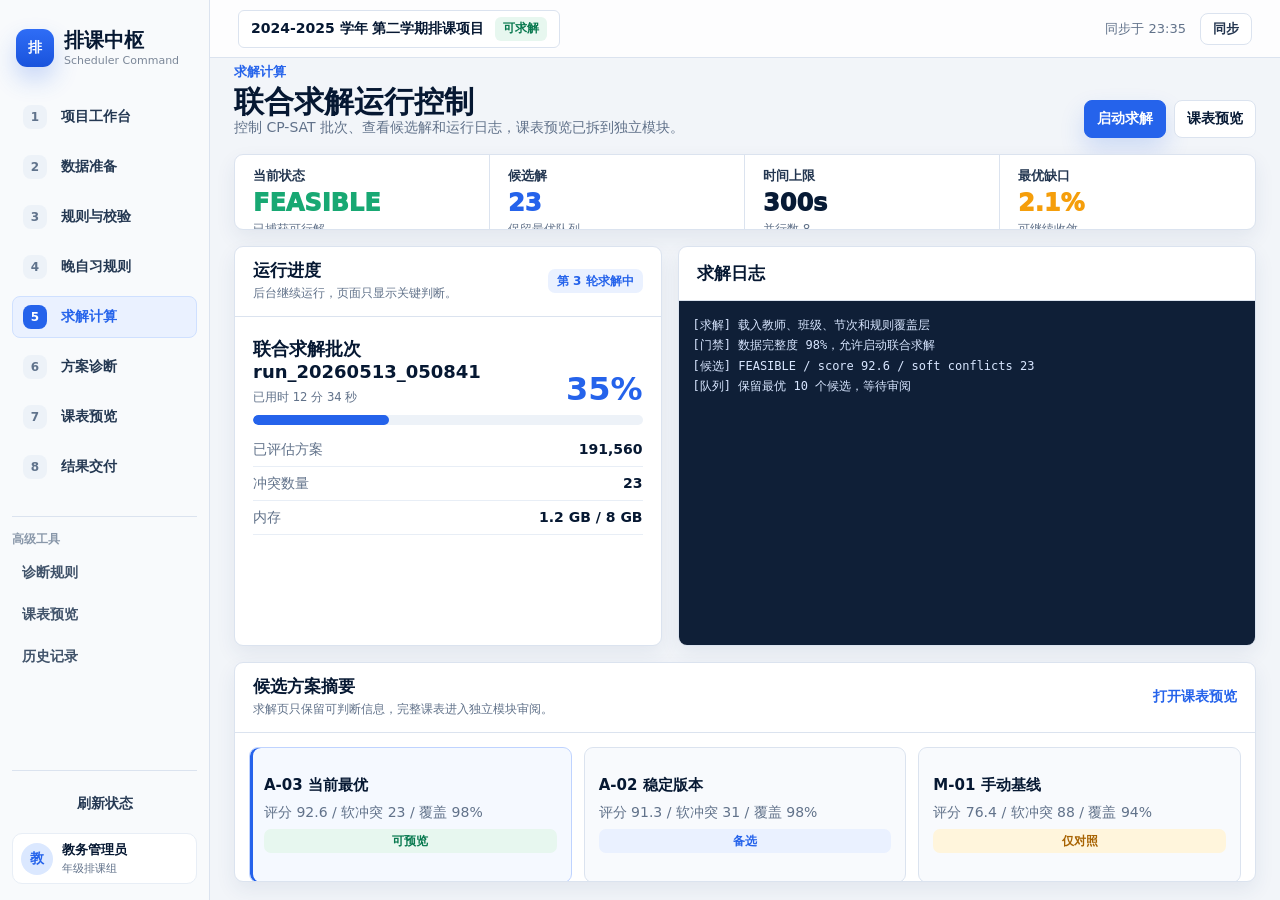
<file: edu-ops-scheduler-console/screens/05-solver-run.html>
<!doctype html>
<html lang="zh-CN">
<head>
  <meta charset="utf-8">
  <meta name="viewport" content="width=device-width, initial-scale=1">
  <title>求解计算 · 排课中枢</title>
  <link rel="stylesheet" href="../assets/command-center.css">
</head>
<body class="page-screen page-solver">
  <div class="app-shell">
    <aside class="sidebar">
      <div class="brand">
        <div class="brand-mark">排</div>
        <div>
          <div class="brand-title">排课中枢</div>
          <div class="brand-subtitle">Scheduler Command</div>
        </div>
      </div>
      <nav class="nav" aria-label="排课流程">
        <a class="nav-link" href="../index.html"><span class="nav-num">1</span><span>项目工作台</span></a>
        <a class="nav-link" href="02-data-intake.html"><span class="nav-num">2</span><span>数据准备</span></a>
        <a class="nav-link" href="01-workbench.html"><span class="nav-num">3</span><span>规则与校验</span></a>
        <a class="nav-link" href="03-rule-intake.html"><span class="nav-num">4</span><span>晚自习规则</span></a>
        <a class="nav-link is-active" href="05-solver-run.html"><span class="nav-num">5</span><span>求解计算</span></a>
        <a class="nav-link" href="04-diagnostics.html"><span class="nav-num">6</span><span>方案诊断</span></a>
        <a class="nav-link" href="07-timetable-preview.html"><span class="nav-num">7</span><span>课表预览</span></a>
        <a class="nav-link" href="06-results-delivery.html"><span class="nav-num">8</span><span>结果交付</span></a>
      </nav>
            <div class="advanced">
        <div class="section-label">高级工具</div>
        <a class="tool-link" href="04-diagnostics.html">诊断规则</a>
        <a class="tool-link" href="07-timetable-preview.html">课表预览</a>
        <a class="tool-link" href="06-results-delivery.html">历史记录</a>
      </div>
      <div class="side-footer">
        <button class="side-action" data-toast="已刷新项目状态">刷新状态</button>
        <div class="side-user">
          <span class="avatar">教</span>
          <span><strong>教务管理员</strong><small>年级排课组</small></span>
        </div>
      </div>
    </aside>
    <div class="workspace">
      <header class="topbar">
      <div class="project-chip">
        <strong>2024-2025 学年 第二学期排课项目</strong>
        <span class="status-pill ok">可求解</span>
      </div>
      <div class="top-meta">
        <span>同步于 23:35</span>
        <button class="ghost-btn" data-toast="后台同步完成">同步</button>
      </div>
    </header>
      <main class="content">
        <section class="page-title">
          <div><div class="eyebrow">求解计算</div><h1>联合求解运行控制</h1><p>控制 CP-SAT 批次、查看候选解和运行日志，课表预览已拆到独立模块。</p></div>
          <div class="title-actions"><button class="btn primary" data-start-run>启动求解</button><a class="btn" href="07-timetable-preview.html">课表预览</a></div>
        </section>
        <section class="status-strip compact">
          <div class="metric ok"><span>当前状态</span><strong>FEASIBLE</strong><small>已捕获可行解</small></div>
          <div class="metric blue"><span>候选解</span><strong>23</strong><small>保留最优队列</small></div>
          <div class="metric "><span>时间上限</span><strong>300s</strong><small>并行数 8</small></div>
          <div class="metric warn"><span>最优缺口</span><strong>2.1%</strong><small>可继续收敛</small></div>
        </section>
        <section class="screen-grid solver-grid">
          <section class="panel">
            <div class="panel-head"><div><h2>运行进度</h2><p>后台继续运行，页面只显示关键判断。</p></div><span class="badge blue" data-run-label>第 3 轮求解中</span></div>
            <div class="big-progress"><div><strong>联合求解批次 run_20260513_050841</strong><small>已用时 12 分 34 秒</small></div><b>35%</b></div>
            <div class="progress-track"><i data-run-progress style="--p:35%"></i></div>
            <dl class="mini-stats"><div><dt>已评估方案</dt><dd>191,560</dd></div><div><dt>冲突数量</dt><dd>23</dd></div><div><dt>内存</dt><dd>1.2 GB / 8 GB</dd></div></dl>
          </section>
          <section class="panel">
            <div class="panel-head"><h2>求解日志</h2></div>
            <pre class="run-log" data-run-log>[求解] 载入教师、班级、节次和规则覆盖层
[门禁] 数据完整度 98%，允许启动联合求解
[候选] FEASIBLE / score 92.6 / soft conflicts 23
[队列] 保留最优 10 个候选，等待审阅</pre>
          </section>
                    <section class="panel span-all preview-bridge">
            <div class="panel-head"><div><h2>候选方案摘要</h2><p>求解页只保留可判断信息，完整课表进入独立模块审阅。</p></div><a class="text-link" href="07-timetable-preview.html">打开课表预览</a></div>
            <div class="candidate-strip">
              <div class="candidate-card is-selected"><strong>A-03 当前最优</strong><span>评分 92.6 / 软冲突 23 / 覆盖 98%</span><b class="badge ok">可预览</b></div>
              <div class="candidate-card"><strong>A-02 稳定版本</strong><span>评分 91.3 / 软冲突 31 / 覆盖 98%</span><b class="badge blue">备选</b></div>
              <div class="candidate-card"><strong>M-01 手动基线</strong><span>评分 76.4 / 软冲突 88 / 覆盖 94%</span><b class="badge warn">仅对照</b></div>
            </div>
          </section>
        </section>
      </main>
    </div>
  </div>
  <script src="../assets/command-center.js"></script>
</body>
</html>
</file>
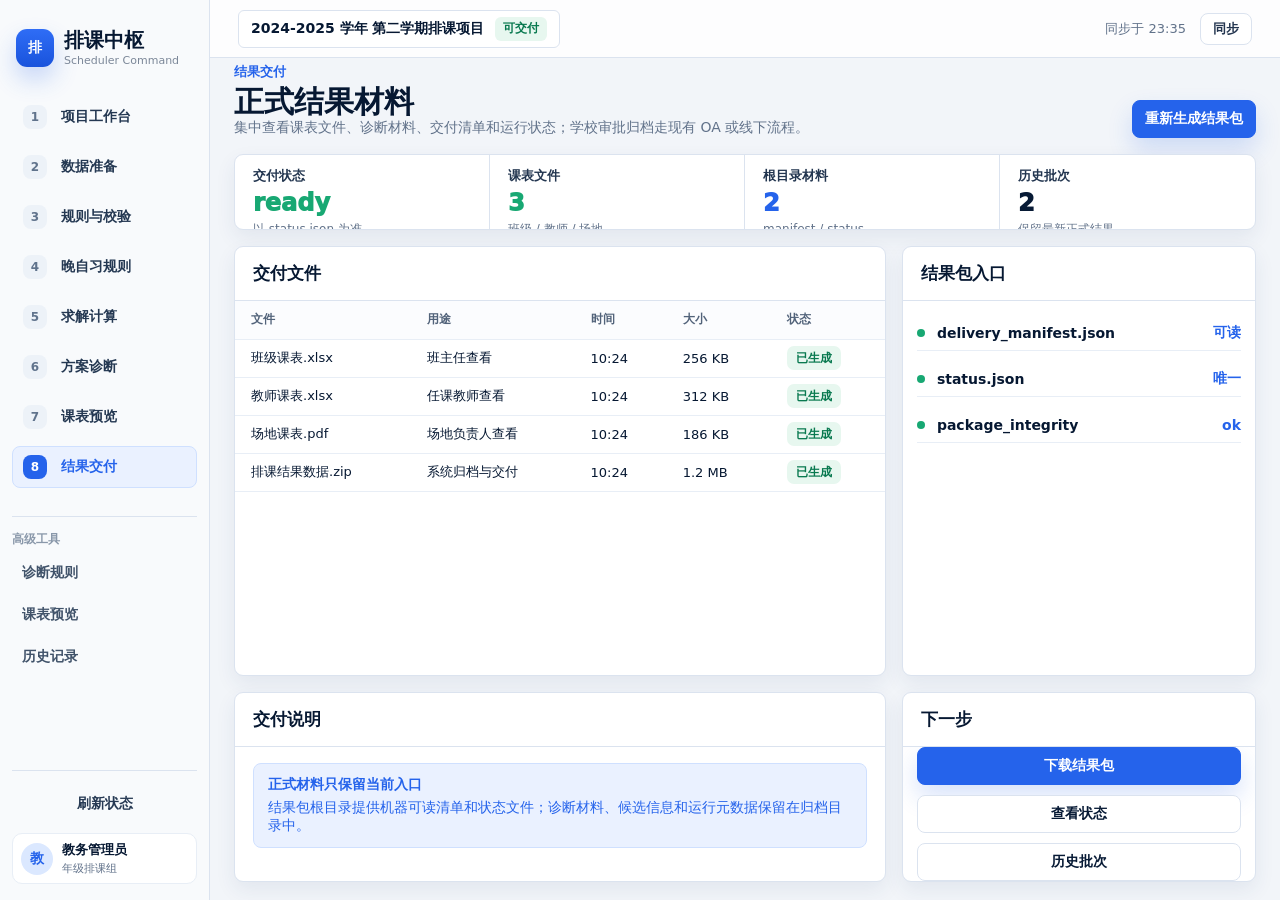
<file: edu-ops-scheduler-console/screens/06-results-delivery.html>
<!doctype html>
<html lang="zh-CN">
<head>
  <meta charset="utf-8">
  <meta name="viewport" content="width=device-width, initial-scale=1">
  <title>结果交付 · 排课中枢</title>
  <link rel="stylesheet" href="../assets/command-center.css">
</head>
<body class="page-screen page-release">
  <div class="app-shell">
    <aside class="sidebar">
      <div class="brand">
        <div class="brand-mark">排</div>
        <div>
          <div class="brand-title">排课中枢</div>
          <div class="brand-subtitle">Scheduler Command</div>
        </div>
      </div>
      <nav class="nav" aria-label="排课流程">
        <a class="nav-link" href="../index.html"><span class="nav-num">1</span><span>项目工作台</span></a>
        <a class="nav-link" href="02-data-intake.html"><span class="nav-num">2</span><span>数据准备</span></a>
        <a class="nav-link" href="01-workbench.html"><span class="nav-num">3</span><span>规则与校验</span></a>
        <a class="nav-link" href="03-rule-intake.html"><span class="nav-num">4</span><span>晚自习规则</span></a>
        <a class="nav-link" href="05-solver-run.html"><span class="nav-num">5</span><span>求解计算</span></a>
        <a class="nav-link" href="04-diagnostics.html"><span class="nav-num">6</span><span>方案诊断</span></a>
        <a class="nav-link" href="07-timetable-preview.html"><span class="nav-num">7</span><span>课表预览</span></a>
        <a class="nav-link is-active" href="06-results-delivery.html"><span class="nav-num">8</span><span>结果交付</span></a>
      </nav>
      <div class="advanced">
        <div class="section-label">高级工具</div>
        <a class="tool-link" href="04-diagnostics.html">诊断规则</a>
        <a class="tool-link" href="07-timetable-preview.html">课表预览</a>
        <a class="tool-link" href="06-results-delivery.html">历史记录</a>
      </div>
      <div class="side-footer">
        <button class="side-action" data-toast="已刷新项目状态">刷新状态</button>
        <div class="side-user">
          <span class="avatar">教</span>
          <span><strong>教务管理员</strong><small>年级排课组</small></span>
        </div>
      </div>
    </aside>
    <div class="workspace">
      <header class="topbar">
        <div class="project-chip">
          <strong>2024-2025 学年 第二学期排课项目</strong>
          <span class="status-pill ok">可交付</span>
        </div>
        <div class="top-meta">
          <span>同步于 23:35</span>
          <button class="ghost-btn" data-toast="后台同步完成">同步</button>
        </div>
      </header>
      <main class="content">
        <section class="page-title">
          <div><div class="eyebrow">结果交付</div><h1>正式结果材料</h1><p>集中查看课表文件、诊断材料、交付清单和运行状态；学校审批归档走现有 OA 或线下流程。</p></div>
          <div class="title-actions"><button class="btn primary" data-toast="交付包已重新生成">重新生成结果包</button></div>
        </section>
        <section class="status-strip compact">
          <div class="metric ok"><span>交付状态</span><strong>ready</strong><small>以 status.json 为准</small></div>
          <div class="metric ok"><span>课表文件</span><strong>3</strong><small>班级 / 教师 / 场地</small></div>
          <div class="metric blue"><span>根目录材料</span><strong>2</strong><small>manifest / status</small></div>
          <div class="metric"><span>历史批次</span><strong>2</strong><small>保留最新正式结果</small></div>
        </section>
        <section class="screen-grid two-one">
          <section class="panel span-main">
            <div class="panel-head"><h2>交付文件</h2></div>
            <div class="table-scroll"><table class="dense-table"><thead><tr><th>文件</th><th>用途</th><th>时间</th><th>大小</th><th>状态</th></tr></thead><tbody>
              <tr><td>班级课表.xlsx</td><td>班主任查看</td><td>10:24</td><td>256 KB</td><td><span class="badge ok">已生成</span></td></tr>
              <tr><td>教师课表.xlsx</td><td>任课教师查看</td><td>10:24</td><td>312 KB</td><td><span class="badge ok">已生成</span></td></tr>
              <tr><td>场地课表.pdf</td><td>场地负责人查看</td><td>10:24</td><td>186 KB</td><td><span class="badge ok">已生成</span></td></tr>
              <tr><td>排课结果数据.zip</td><td>系统归档与交付</td><td>10:24</td><td>1.2 MB</td><td><span class="badge ok">已生成</span></td></tr>
            </tbody></table></div>
          </section>
          <section class="panel">
            <div class="panel-head"><h2>结果包入口</h2></div>
            <div class="gate-list">
              <div><span></span><strong>delivery_manifest.json</strong><b>可读</b></div>
              <div><span></span><strong>status.json</strong><b>唯一</b></div>
              <div><span></span><strong>package_integrity</strong><b>ok</b></div>
            </div>
          </section>
          <section class="panel span-main">
            <div class="panel-head"><h2>交付说明</h2></div>
            <div class="notice blue"><strong>正式材料只保留当前入口</strong><span>结果包根目录提供机器可读清单和状态文件；诊断材料、候选信息和运行元数据保留在归档目录中。</span></div>
          </section>
          <section class="panel">
            <div class="panel-head"><h2>下一步</h2></div>
            <div class="action-stack compact-actions">
              <button class="btn primary" data-toast="已下载正式结果包">下载结果包</button>
              <button class="btn" data-toast="已打开运行状态">查看状态</button>
              <button class="btn" data-toast="已打开历史批次">历史批次</button>
            </div>
          </section>
        </section>
      </main>
    </div>
  </div>
  <script src="../assets/command-center.js"></script>
</body>
</html>
</file>
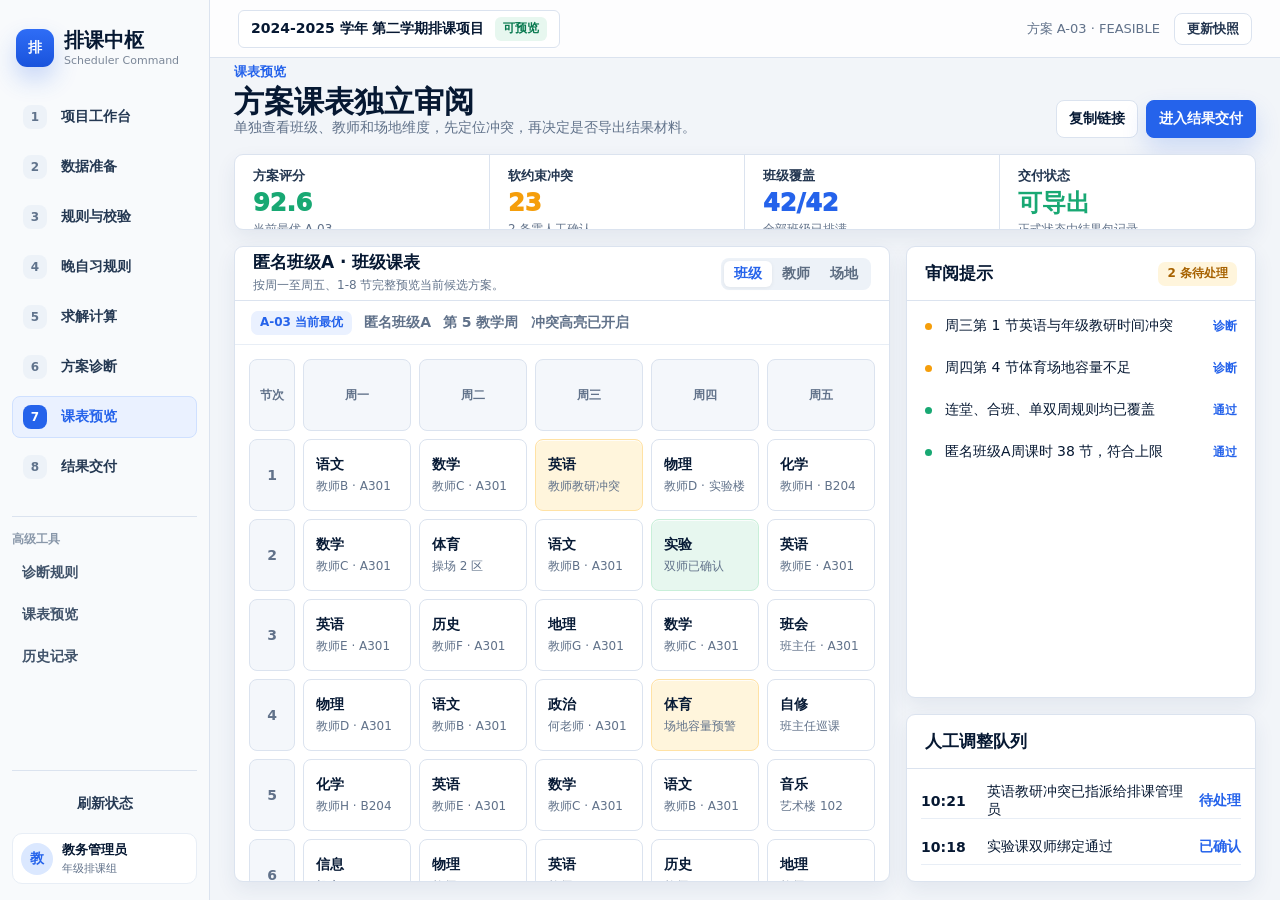
<file: edu-ops-scheduler-console/screens/07-timetable-preview.html>
<!doctype html>
<html lang="zh-CN">
<head>
  <meta charset="utf-8">
  <meta name="viewport" content="width=device-width, initial-scale=1">
  <title>课表预览 · 排课中枢</title>
  <link rel="stylesheet" href="../assets/command-center.css">
</head>
<body class="page-screen page-timetable">
  <div class="app-shell">
    <aside class="sidebar">
      <div class="brand">
        <div class="brand-mark">排</div>
        <div>
          <div class="brand-title">排课中枢</div>
          <div class="brand-subtitle">Scheduler Command</div>
        </div>
      </div>
      <nav class="nav" aria-label="排课流程">
        <a class="nav-link" href="../index.html"><span class="nav-num">1</span><span>项目工作台</span></a>
        <a class="nav-link" href="02-data-intake.html"><span class="nav-num">2</span><span>数据准备</span></a>
        <a class="nav-link" href="01-workbench.html"><span class="nav-num">3</span><span>规则与校验</span></a>
        <a class="nav-link" href="03-rule-intake.html"><span class="nav-num">4</span><span>晚自习规则</span></a>
        <a class="nav-link" href="05-solver-run.html"><span class="nav-num">5</span><span>求解计算</span></a>
        <a class="nav-link" href="04-diagnostics.html"><span class="nav-num">6</span><span>方案诊断</span></a>
        <a class="nav-link is-active" href="07-timetable-preview.html"><span class="nav-num">7</span><span>课表预览</span></a>
        <a class="nav-link" href="06-results-delivery.html"><span class="nav-num">8</span><span>结果交付</span></a>
      </nav>
      <div class="advanced">
        <div class="section-label">高级工具</div>
        <a class="tool-link" href="04-diagnostics.html">诊断规则</a>
        <a class="tool-link" href="07-timetable-preview.html">课表预览</a>
        <a class="tool-link" href="06-results-delivery.html">历史记录</a>
      </div>
      <div class="side-footer">
        <button class="side-action" data-toast="已刷新项目状态">刷新状态</button>
        <div class="side-user">
          <span class="avatar">教</span>
          <span><strong>教务管理员</strong><small>年级排课组</small></span>
        </div>
      </div>
    </aside>
    <div class="workspace">
      <header class="topbar">
        <div class="project-chip">
          <strong>2024-2025 学年 第二学期排课项目</strong>
          <span class="status-pill ok">可预览</span>
        </div>
        <div class="top-meta">
          <span>方案 A-03 · FEASIBLE</span>
          <button class="ghost-btn" data-toast="课表快照已更新">更新快照</button>
        </div>
      </header>
      <main class="content">
        <section class="page-title">
          <div><div class="eyebrow">课表预览</div><h1>方案课表独立审阅</h1><p>单独查看班级、教师和场地维度，先定位冲突，再决定是否导出结果材料。</p></div>
          <div class="title-actions"><button class="btn" data-toast="已复制当前课表链接">复制链接</button><a class="btn primary" href="06-results-delivery.html">进入结果交付</a></div>
        </section>
        <section class="status-strip compact">
          <div class="metric green"><span>方案评分</span><strong>92.6</strong><small>当前最优 A-03</small></div>
          <div class="metric warn"><span>软约束冲突</span><strong>23</strong><small>2 条需人工确认</small></div>
          <div class="metric blue"><span>班级覆盖</span><strong>42/42</strong><small>全部班级已排满</small></div>
          <div class="metric ok"><span>交付状态</span><strong>可导出</strong><small>正式状态由结果包记录</small></div>
        </section>
        <section class="screen-grid timetable-grid">
          <section class="panel timetable-main">
            <div class="panel-head">
              <div><h2 data-timetable-title>匿名班级A · 班级课表</h2><p>按周一至周五、1-8 节完整预览当前候选方案。</p></div>
              <div class="segmented" aria-label="课表视图">
                <button class="is-active" data-timetable-view="class">班级</button>
                <button data-timetable-view="teacher">教师</button>
                <button data-timetable-view="room">场地</button>
              </div>
            </div>
            <div class="timetable-toolbar">
              <span class="badge blue">A-03 当前最优</span>
              <span>匿名班级A</span>
              <span>第 5 教学周</span>
              <span>冲突高亮已开启</span>
            </div>
            <div class="timetable-board" aria-label="课表预览表格">
              <div class="time-head">节次</div><div class="day-head">周一</div><div class="day-head">周二</div><div class="day-head">周三</div><div class="day-head">周四</div><div class="day-head">周五</div>
              <div class="slot">1</div><div class="lesson"><b>语文</b><span>教师B · A301</span></div><div class="lesson"><b>数学</b><span>教师C · A301</span></div><div class="lesson warn-cell"><b>英语</b><span>教师教研冲突</span></div><div class="lesson"><b>物理</b><span>教师D · 实验楼</span></div><div class="lesson"><b>化学</b><span>教师H · B204</span></div>
              <div class="slot">2</div><div class="lesson"><b>数学</b><span>教师C · A301</span></div><div class="lesson"><b>体育</b><span>操场 2 区</span></div><div class="lesson"><b>语文</b><span>教师B · A301</span></div><div class="lesson ok-cell"><b>实验</b><span>双师已确认</span></div><div class="lesson"><b>英语</b><span>教师E · A301</span></div>
              <div class="slot">3</div><div class="lesson"><b>英语</b><span>教师E · A301</span></div><div class="lesson"><b>历史</b><span>教师F · A301</span></div><div class="lesson"><b>地理</b><span>教师G · A301</span></div><div class="lesson"><b>数学</b><span>教师C · A301</span></div><div class="lesson"><b>班会</b><span>班主任 · A301</span></div>
              <div class="slot">4</div><div class="lesson"><b>物理</b><span>教师D · A301</span></div><div class="lesson"><b>语文</b><span>教师B · A301</span></div><div class="lesson"><b>政治</b><span>何老师 · A301</span></div><div class="lesson warn-cell"><b>体育</b><span>场地容量预警</span></div><div class="lesson"><b>自修</b><span>班主任巡课</span></div>
              <div class="slot">5</div><div class="lesson"><b>化学</b><span>教师H · B204</span></div><div class="lesson"><b>英语</b><span>教师E · A301</span></div><div class="lesson"><b>数学</b><span>教师C · A301</span></div><div class="lesson"><b>语文</b><span>教师B · A301</span></div><div class="lesson"><b>音乐</b><span>艺术楼 102</span></div>
              <div class="slot">6</div><div class="lesson"><b>信息</b><span>机房 3</span></div><div class="lesson"><b>物理</b><span>教师D · A301</span></div><div class="lesson"><b>英语</b><span>教师E · A301</span></div><div class="lesson"><b>历史</b><span>教师F · A301</span></div><div class="lesson"><b>地理</b><span>教师G · A301</span></div>
            </div>
          </section>
          <section class="panel timetable-side">
            <div class="panel-head"><h2>审阅提示</h2><span class="badge warn">2 条待处理</span></div>
            <div class="compact-list tall">
              <div><i class="dot warn"></i><span>周三第 1 节英语与年级教研时间冲突</span><a href="04-diagnostics.html">诊断</a></div>
              <div><i class="dot warn"></i><span>周四第 4 节体育场地容量不足</span><a href="04-diagnostics.html">诊断</a></div>
              <div><i class="dot ok"></i><span>连堂、合班、单双周规则均已覆盖</span><b>通过</b></div>
              <div><i class="dot ok"></i><span>匿名班级A周课时 38 节，符合上限</span><b>通过</b></div>
            </div>
          </section>
          <section class="panel timetable-side bottom">
            <div class="panel-head"><h2>人工调整队列</h2></div>
            <div class="audit-list">
              <div><b>10:21</b><span>英语教研冲突已指派给排课管理员</span><em>待处理</em></div>
              <div><b>10:18</b><span>实验课双师绑定通过</span><em>已确认</em></div>
              <div><b>10:12</b><span>体育场地容量等待年级主任确认</span><em>待复核</em></div>
            </div>
          </section>
          <section class="panel timetable-actions">
            <div class="panel-head"><h2>预览动作</h2></div>
            <div class="action-stack compact-actions">
              <button class="btn primary" data-toast="已标记 A-03 为待发布方案">标记为待发布</button>
              <button class="btn" data-toast="已导出班级课表预览">导出班级预览</button>
              <button class="btn" data-toast="已创建人工微调任务">创建微调任务</button>
            </div>
          </section>
        </section>
      </main>
    </div>
  </div>
  <script src="../assets/command-center.js"></script>
</body>
</html>
</file>
<file: edu-ops-scheduler-console/assets/command-center.css>
:root {
  --bg: #f2f5f9;
  --panel: #ffffff;
  --panel-soft: #f8fafd;
  --line: #dbe3ef;
  --line-soft: #e8eef6;
  --text: #061832;
  --muted: #61728a;
  --blue: #2563eb;
  --blue-strong: #1d4ed8;
  --blue-soft: #eaf1ff;
  --green: #18a873;
  --green-soft: #e7f7ef;
  --amber: #f59e0b;
  --amber-soft: #fff5dc;
  --red: #e11d48;
  --red-soft: #fff0f3;
  --shadow: 0 18px 42px rgba(37, 66, 112, 0.10);
  --shadow-soft: 0 8px 20px rgba(37, 66, 112, 0.08);
  --radius: 14px;
  font-family: -apple-system, BlinkMacSystemFont, "SF Pro Text", "Segoe UI", "PingFang SC", "Microsoft YaHei", system-ui, sans-serif;
}
* { box-sizing: border-box; }
html, body { width: 100%; height: 100%; margin: 0; overflow: hidden; }
body { color: var(--text); background: var(--bg); font-size: 14px; }
a { color: inherit; text-decoration: none; }
button, input, textarea { font: inherit; }
.app-shell { height: 100dvh; display: grid; grid-template-columns: 228px minmax(0, 1fr); background: var(--bg); }
.sidebar { display: grid; grid-template-rows: 74px minmax(0, auto) auto minmax(0, 1fr) auto; min-height: 0; padding: 16px 12px; border-right: 1px solid var(--line); background: #f8fafc; }
.brand { display: grid; grid-template-columns: 38px 1fr; gap: 10px; align-items: center; padding: 0 4px 10px; }
.brand-mark { display: grid; place-items: center; width: 38px; height: 38px; border-radius: 11px; color: #fff; background: linear-gradient(180deg, #2f6df6, #1953dc); font-weight: 900; box-shadow: 0 12px 24px rgba(37,99,235,.24); }
.brand-title { font-size: 20px; line-height: 1; font-weight: 900; letter-spacing: 0; }
.brand-subtitle { margin-top: 4px; color: #7b8798; font-size: 11px; }
.nav { display: grid; gap: 8px; margin-top: 6px; }
.nav-link { display: grid; grid-template-columns: 28px 1fr; align-items: center; min-height: 42px; gap: 10px; padding: 0 10px; border: 1px solid transparent; border-radius: 8px; color: #243852; font-weight: 750; }
.nav-link.is-active { color: var(--blue); background: var(--blue-soft); border-color: #cfe0ff; }
.nav-num { display: grid; place-items: center; width: 24px; height: 24px; border-radius: 8px; background: #edf2f8; color: #60738c; font-size: 12px; font-weight: 900; }
.nav-link.is-active .nav-num { color: #fff; background: var(--blue); }
.advanced { margin-top: 28px; padding-top: 14px; border-top: 1px solid var(--line); display: grid; gap: 8px; align-self: start; }
.section-label { color: #8a98aa; font-size: 12px; font-weight: 800; }
.tool-link { min-height: 34px; display: flex; align-items: center; padding: 0 10px; border-radius: 8px; color: #41536a; font-weight: 700; }
.tool-link:hover { background: #eef4fb; }
.side-footer { align-self: end; display: grid; gap: 10px; padding-top: 14px; border-top: 1px solid var(--line); }
.side-action { height: 38px; border: 0; border-radius: 9px; background: transparent; color: #273a54; font-weight: 800; cursor: pointer; }
.side-action:hover { background: #eef4fb; }
.side-user { display: grid; grid-template-columns: 32px 1fr; gap: 9px; align-items: center; min-height: 46px; padding: 7px 8px; border: 1px solid var(--line-soft); border-radius: 10px; background: #fff; }
.avatar { display: grid; place-items: center; width: 32px; height: 32px; border-radius: 50%; background: #dbe8ff; color: var(--blue); font-weight: 900; }
.side-user strong { display: block; font-size: 13px; }
.side-user small { color: var(--muted); font-size: 11px; }
.workspace { min-width: 0; height: 100dvh; display: grid; grid-template-rows: 58px minmax(0, 1fr); }
.topbar { display: flex; align-items: center; justify-content: space-between; padding: 0 28px; border-bottom: 1px solid var(--line); background: rgba(255,255,255,.84); }
.project-chip { display: inline-flex; align-items: center; gap: 10px; height: 38px; padding: 0 12px; border: 1px solid var(--line); border-radius: 6px; background: #fff; box-shadow: 0 1px 0 rgba(255,255,255,.8); }
.project-chip strong { font-size: 15px; }
.status-pill { display: inline-flex; align-items: center; height: 24px; padding: 0 8px; border-radius: 6px; font-size: 12px; font-weight: 900; color: #08794f; background: var(--green-soft); }
.top-meta { display: flex; align-items: center; gap: 14px; color: var(--muted); font-size: 13px; }
.ghost-btn { height: 32px; padding: 0 12px; border: 1px solid var(--line); border-radius: 8px; background: #fff; color: #23354f; font-weight: 800; cursor: pointer; }
.content { min-height: 0; overflow: hidden; padding: 22px 24px 18px; display: grid; gap: 16px; }
.page-title { display: flex; align-items: end; justify-content: space-between; gap: 20px; min-height: 58px; }
.eyebrow { margin-bottom: 5px; color: var(--blue); font-weight: 900; font-size: 13px; }
h1, h2, p { margin: 0; }
h1 { font-size: 30px; line-height: 1.05; letter-spacing: 0; font-weight: 950; }
h2 { font-size: 17px; line-height: 1.15; font-weight: 900; }
p { color: var(--muted); line-height: 1.5; }
.title-actions { display: flex; align-items: center; gap: 8px; flex-wrap: nowrap; }
.btn { display: inline-flex; align-items: center; justify-content: center; height: 38px; padding: 0 16px; border: 1px solid var(--line); border-radius: 8px; background: #fff; color: #071a35; font-weight: 850; cursor: pointer; white-space: nowrap; }
.btn.primary { color: #fff; border-color: var(--blue); background: var(--blue); box-shadow: 0 12px 24px rgba(37, 99, 235, .18); }
.btn:hover, .mini-btn:hover, .ghost-btn:hover { transform: translateY(-1px); }
.status-strip { display: grid; grid-template-columns: repeat(5, minmax(0, 1fr)); min-height: 118px; border: 1px solid var(--line); border-radius: 9px; background: #fff; box-shadow: var(--shadow-soft); overflow: hidden; }
.status-strip.compact { min-height: 76px; grid-template-columns: repeat(4, minmax(0, 1fr)); }
.metric { display: grid; align-content: center; gap: 6px; padding: 18px 22px; border-right: 1px solid var(--line); }
.metric:last-child { border-right: 0; }
.metric span { color: #233650; font-size: 13px; font-weight: 850; }
.metric strong { color: #071a35; font-size: 30px; line-height: 1; font-weight: 950; }
.status-strip.compact .metric { padding: 12px 18px; }
.status-strip.compact .metric strong { font-size: 24px; }
.metric small { color: var(--muted); font-size: 12px; line-height: 1.35; }
.metric.ok strong, .metric.green strong { color: var(--green); }
.metric.warn strong { color: var(--amber); }
.metric.danger strong { color: var(--red); }
.metric.blue strong { color: var(--blue); }
.flow-strip { display: grid; grid-template-columns: repeat(5, minmax(0, 1fr)); gap: 10px; min-height: 64px; }
.flow-card { display: grid; grid-template-columns: 34px 1fr; grid-template-areas: "num title" "num note"; align-content: center; column-gap: 10px; padding: 12px 14px; border: 1px solid var(--line); border-radius: 9px; background: #fff; box-shadow: var(--shadow-soft); }
.flow-card span { grid-area: num; display: grid; place-items: center; width: 30px; height: 30px; border-radius: 50%; background: #edf2f8; color: #66758a; font-weight: 900; }
.flow-card strong { grid-area: title; font-size: 14px; }
.flow-card small { grid-area: note; color: var(--muted); }
.flow-card.done span { background: var(--green); color: #fff; }
.flow-card.active span { background: var(--blue); color: #fff; }
.flow-card.active { border-color: #cbdcff; background: #f8fbff; }
.dashboard-grid { min-height: 0; display: grid; grid-template-columns: minmax(0, 1.5fr) minmax(330px, .95fr); grid-template-rows: minmax(0, 1fr) 210px; gap: 16px; }
.panel { min-width: 0; min-height: 0; overflow: hidden; border: 1px solid var(--line); border-radius: 9px; background: #fff; box-shadow: var(--shadow-soft); }
.panel-head { min-height: 54px; display: flex; align-items: center; justify-content: space-between; gap: 14px; padding: 14px 18px; border-bottom: 1px solid var(--line); }
.panel-head p { margin-top: 3px; font-size: 12px; }
.checklist-panel { grid-row: 1; }
.solve-card { grid-column: 2; grid-row: 1; }
.diagnostics-card { grid-row: 2; }
.result-card { grid-column: 2; grid-row: 2; }
.files-card, .runs-card { display: none; }
.check-list { height: calc(100% - 54px); overflow: auto; padding: 4px 18px; }
.check-row { display: grid; grid-template-columns: 24px minmax(0, 1fr) 84px; gap: 12px; align-items: center; min-height: 56px; border-bottom: 1px solid var(--line-soft); }
.check-row span:first-child { width: 18px; height: 18px; border-radius: 50%; background: var(--green); }
.check-row.warn span:first-child { background: var(--amber); clip-path: polygon(50% 8%, 94% 88%, 6% 88%); border-radius: 0; }
.check-row small { display: block; color: var(--muted); margin-top: 3px; }
.check-row b { color: var(--green); font-size: 12px; text-align: right; }
.check-row.warn b { color: var(--amber); }
.big-progress { display: flex; align-items: end; justify-content: space-between; gap: 14px; padding: 20px 18px 10px; }
.big-progress strong { display: block; font-size: 18px; margin-bottom: 6px; }
.big-progress small { color: var(--muted); }
.big-progress b { color: var(--blue); font-size: 32px; line-height: 1; }
.progress-track { height: 10px; margin: 0 18px; border-radius: 999px; background: #edf2f8; overflow: hidden; }
.progress-track i { display: block; width: var(--p); height: 100%; border-radius: inherit; background: var(--blue); }
.notice { display: grid; gap: 5px; padding: 12px 14px; border: 1px solid var(--line); border-radius: 8px; background: var(--panel-soft); color: #20344e; }
.notice.blue { margin: 16px 18px; border-color: #cfe0ff; background: var(--blue-soft); }
.notice.warn { border-color: #ffe2a5; background: var(--amber-soft); }
.mini-stats { margin: 16px 18px 8px; display: grid; gap: 8px; }
.mini-stats div { display: flex; justify-content: space-between; padding-bottom: 7px; border-bottom: 1px solid var(--line-soft); }
.mini-stats dt { color: var(--muted); }
.mini-stats dd { margin: 0; font-weight: 850; }
.text-link { color: var(--blue); font-weight: 850; }
.solve-card > .text-link { display: inline-flex; margin: 4px 18px; }
.diag-summary { display: flex; gap: 28px; padding: 14px 18px; border-bottom: 1px solid var(--line-soft); font-weight: 900; }
.danger { color: var(--red); } .warn { color: var(--amber); } .blue { color: var(--blue); }
.compact-list { height: calc(100% - 102px); overflow: auto; padding: 8px 18px; display: grid; align-content: start; gap: 8px; }
.compact-list.tall { height: calc(100% - 54px); }
.compact-list div { display: grid; grid-template-columns: 10px minmax(0, 1fr) auto; gap: 10px; align-items: center; min-height: 34px; }
.compact-list a, .compact-list b { color: var(--blue); font-weight: 850; font-size: 12px; }
.dot { width: 7px; height: 7px; border-radius: 50%; background: var(--blue); }
.dot.warn { background: var(--amber); } .dot.ok { background: var(--green); }
.score-row { display: grid; grid-template-columns: auto 1fr auto; gap: 8px; align-items: center; padding: 16px 18px 10px; }
.score-row strong { color: var(--green); font-size: 30px; line-height: 1; }
.score-row small { color: var(--muted); align-self: end; }
.sparkline { height: 82px; margin: 8px 18px 12px; display: flex; align-items: end; gap: 8px; padding: 12px; border-radius: 8px; background: linear-gradient(180deg, #f9fcff, #eef8f1); border: 1px solid var(--line-soft); }
.sparkline i { flex: 1; border-radius: 999px 999px 0 0; background: linear-gradient(180deg, #28b47c, #d9f5e7); }
.badge { display: inline-flex; align-items: center; justify-content: center; min-height: 24px; padding: 0 9px; border-radius: 7px; background: #eef2f7; color: #526176; font-size: 12px; font-weight: 850; white-space: nowrap; }
.badge.ok { color: #08794f; background: var(--green-soft); }
.badge.blue { color: var(--blue); background: var(--blue-soft); }
.badge.warn { color: #a76200; background: var(--amber-soft); }
.badge.danger { color: var(--red); background: var(--red-soft); }
.page-screen .content { grid-template-rows: 58px 76px minmax(0, 1fr); }
.screen-grid { min-height: 0; display: grid; gap: 16px; }
.screen-grid.two-one { grid-template-columns: minmax(0, 1.62fr) minmax(300px, .88fr); grid-template-rows: minmax(0, 1fr) 190px; }
.screen-grid.nl-grid { grid-template-columns: minmax(0, 1.05fr) minmax(0, .95fr); grid-template-rows: minmax(0, 1fr) 180px; }
.screen-grid.solver-grid { grid-template-columns: minmax(0, .85fr) minmax(0, 1.15fr); grid-template-rows: minmax(0, 1fr) 220px; }
.span-main { grid-column: 1; }
.span-all { grid-column: 1 / -1; }
.table-scroll { height: calc(100% - 54px); overflow: auto; }
.dense-table { width: 100%; border-collapse: collapse; font-size: 13px; }
.dense-table th, .dense-table td { height: 38px; padding: 0 16px; border-bottom: 1px solid var(--line-soft); text-align: left; white-space: nowrap; }
.dense-table th { color: #52637a; background: #fbfcfe; font-size: 12px; font-weight: 900; position: sticky; top: 0; z-index: 1; }
.inline-search { width: 220px; height: 34px; padding: 0 12px; border: 1px solid var(--line); border-radius: 8px; background: #fff; outline: none; }
.inline-search:focus, textarea:focus, input:focus { border-color: #aac5ff; box-shadow: 0 0 0 3px rgba(37,99,235,.10); }
.mini-btn { min-height: 28px; padding: 0 10px; border: 1px solid var(--line); border-radius: 7px; background: #fff; color: var(--blue); font-weight: 850; cursor: pointer; }
.rule-notes, .action-stack, .audit-list, .gate-list { height: calc(100% - 54px); overflow: auto; padding: 14px; display: grid; align-content: start; gap: 10px; }
.card-grid { padding: 14px; display: grid; gap: 12px; }
.card-grid.three { grid-template-columns: repeat(3, minmax(0, 1fr)); }
.small-card { display: grid; gap: 8px; padding: 14px; border: 1px solid var(--line); border-radius: 8px; background: var(--panel-soft); }
.small-card span { color: var(--muted); }
.audit-list div, .gate-list div { display: grid; grid-template-columns: 58px 1fr auto; gap: 8px; align-items: center; min-height: 36px; border-bottom: 1px solid var(--line-soft); }
.audit-list em { color: var(--blue); font-style: normal; font-weight: 850; }
.gate-list div { grid-template-columns: 12px 1fr auto; }
.gate-list span { width: 8px; height: 8px; border-radius: 50%; background: var(--green); }
.gate-list b { color: var(--blue); }
.donut-row { display: grid; grid-template-columns: 96px 1fr; gap: 16px; align-items: center; padding: 18px; }
.donut { width: 86px; height: 86px; border-radius: 50%; background: conic-gradient(var(--green) calc(var(--p) * 1%), #e9eff7 0); position: relative; }
.donut::after { content: ""; position: absolute; inset: 14px; border-radius: inherit; background: #fff; }
.donut-row strong { display: block; font-size: 30px; color: var(--green); }
.donut-row span { color: var(--muted); }
.nl-form { display: grid; grid-template-rows: minmax(0, 1fr) 38px; gap: 12px; height: 210px; padding: 14px; }
textarea, input { border: 1px solid var(--line); border-radius: 8px; background: #fff; color: var(--text); outline: none; }
textarea { resize: none; padding: 12px; line-height: 1.5; }
.draft-box { margin: 0 14px 14px; min-height: 86px; border: 1px dashed #c8d6e8; border-radius: 8px; background: #fbfdff; padding: 12px; display: grid; place-items: center; color: var(--muted); }
.rule-stack { height: calc(100% - 54px); overflow: auto; padding: 14px; display: grid; align-content: start; gap: 10px; }
.rule-card { display: grid; grid-template-columns: minmax(0, 1fr) auto; gap: 5px 10px; align-items: center; padding: 12px; border: 1px solid var(--line); border-radius: 8px; background: var(--panel-soft); }
.rule-card span { color: var(--muted); }
.week-grid { height: calc(100% - 54px); padding: 14px; display: grid; grid-template-columns: repeat(5, minmax(0, 1fr)); gap: 12px; }
.week-grid div { display: grid; align-content: center; gap: 8px; padding: 14px; border: 1px solid var(--line); border-radius: 8px; background: var(--panel-soft); }
.week-grid span { color: var(--muted); }
.week-grid .accent { color: var(--blue); font-weight: 850; }
.segmented { display: inline-flex; height: 32px; padding: 3px; border-radius: 8px; background: #edf2f8; }
.segmented button { border: 0; border-radius: 6px; padding: 0 10px; background: transparent; color: #5d6d82; font-weight: 850; cursor: pointer; }
.segmented button.is-active { color: var(--blue); background: #fff; box-shadow: 0 1px 4px rgba(0,0,0,.06); }
.run-log { height: calc(100% - 54px); overflow: auto; margin: 0; padding: 14px; background: #0f1f37; color: #d8e6ff; font: 12px/1.7 "JetBrains Mono", "SFMono-Regular", Consolas, monospace; }
.schedule-preview { height: calc(100% - 54px); padding: 14px; display: grid; grid-template-rows: 34px repeat(4, minmax(0, 1fr)); gap: 8px; }
.periods, .period-row { display: grid; grid-template-columns: 48px repeat(5, minmax(0, 1fr)); gap: 8px; }
.periods b { color: var(--muted); align-self: center; text-align: center; }
.period-row b, .period-row span { display: grid; place-items: center; min-width: 0; border: 1px solid var(--line); border-radius: 8px; background: #fff; font-weight: 800; }
.period-row b { color: var(--muted); background: #f4f7fb; }
.warn-cell { color: #a76200; background: var(--amber-soft) !important; border-color: #ffe2a5 !important; }
.ok-cell { color: #08794f; background: var(--green-soft) !important; border-color: #c8efd9 !important; }
.toast { position: fixed; right: 24px; bottom: 24px; z-index: 20; opacity: 0; transform: translateY(10px); transition: .18s ease; padding: 12px 14px; border-radius: 10px; background: #071a35; color: #fff; box-shadow: var(--shadow); font-weight: 850; }
.toast.is-visible { opacity: 1; transform: translateY(0); }
@media (max-height: 820px) {
  .content { padding: 16px 20px 14px; gap: 12px; }
  h1 { font-size: 27px; }
  .page-title { min-height: 52px; }
  .status-strip { min-height: 96px; }
  .status-strip.compact { min-height: 68px; }
  .metric { padding: 12px 18px; }
  .metric strong { font-size: 26px; }
  .status-strip.compact .metric strong { font-size: 21px; }
  .flow-strip { min-height: 58px; }
  .panel-head { min-height: 48px; padding: 11px 14px; }
  .dashboard-grid { gap: 12px; grid-template-rows: minmax(0, 1fr) 170px; }
  .screen-grid.two-one { grid-template-rows: minmax(0, 1fr) 164px; }
  .screen-grid.solver-grid { grid-template-rows: minmax(0, 1fr) 180px; }
  .compact-list, .check-list, .table-scroll, .run-log, .schedule-preview { height: calc(100% - 48px); }
  .check-row { min-height: 48px; }
  .nl-form { height: 170px; }
}
@media (max-width: 1320px) {
  .app-shell { grid-template-columns: 210px minmax(0, 1fr); }
  .dashboard-grid { grid-template-columns: minmax(0, 1.38fr) minmax(300px, .9fr); }
  .project-chip strong { font-size: 14px; }
  .btn { padding: 0 12px; }
}

/* Timetable preview module */
.screen-grid.timetable-grid { grid-template-columns: minmax(0, 1.55fr) minmax(310px, .72fr); grid-template-rows: minmax(0, 1fr) 168px; }
.timetable-main { grid-row: 1 / -1; display: grid; grid-template-rows: 54px 44px minmax(0, 1fr); }
.timetable-main .panel-head { min-height: 54px; }
.timetable-toolbar { display: flex; align-items: center; gap: 12px; min-height: 44px; padding: 0 16px; border-bottom: 1px solid var(--line-soft); color: var(--muted); font-weight: 760; }
.timetable-board { min-height: 0; overflow: auto; padding: 14px; display: grid; grid-template-columns: 52px repeat(5, minmax(116px, 1fr)); grid-auto-rows: minmax(72px, 1fr); gap: 8px; }
.time-head, .day-head, .slot, .lesson { min-width: 0; border: 1px solid var(--line); border-radius: 8px; background: #fff; }
.time-head, .day-head { display: grid; place-items: center; min-height: 34px; color: var(--muted); background: #f4f7fb; font-size: 12px; font-weight: 900; }
.slot { display: grid; place-items: center; color: var(--muted); background: #f4f7fb; font-weight: 900; }
.lesson { display: grid; align-content: center; gap: 5px; padding: 10px 12px; box-shadow: 0 1px 0 rgba(255,255,255,.8) inset; }
.lesson b { color: #071a35; font-size: 14px; }
.lesson span { color: var(--muted); font-size: 12px; line-height: 1.25; white-space: normal; }
.timetable-side.bottom { grid-column: 2; grid-row: 2; }
.timetable-actions { display: none; }
.candidate-strip { height: calc(100% - 54px); display: grid; grid-template-columns: repeat(3, minmax(0, 1fr)); gap: 12px; padding: 14px; }
.candidate-card { display: grid; align-content: center; gap: 8px; min-width: 0; padding: 14px; border: 1px solid var(--line); border-radius: 9px; background: var(--panel-soft); }
.candidate-card.is-selected { border-color: #bfd3ff; background: #f5f9ff; box-shadow: inset 3px 0 0 var(--blue); }
.candidate-card strong { font-size: 15px; }
.candidate-card span { color: var(--muted); line-height: 1.35; }
.compact-actions { height: calc(100% - 54px); padding: 14px; align-content: center; }
@media (max-height: 820px) {
  .screen-grid.timetable-grid { grid-template-rows: minmax(0, 1fr) 146px; }
  .timetable-main { grid-template-rows: 48px 38px minmax(0, 1fr); }
  .timetable-board { padding: 10px; grid-auto-rows: minmax(58px, 1fr); gap: 6px; }
  .lesson { padding: 7px 9px; gap: 3px; }
  .lesson span { font-size: 11px; }
  .candidate-strip { height: calc(100% - 48px); padding: 10px; }
}
@media (max-width: 1320px) {
  .screen-grid.timetable-grid { grid-template-columns: minmax(0, 1.35fr) minmax(280px, .72fr); }
  .timetable-board { grid-template-columns: 46px repeat(5, minmax(96px, 1fr)); }
}
</file>
